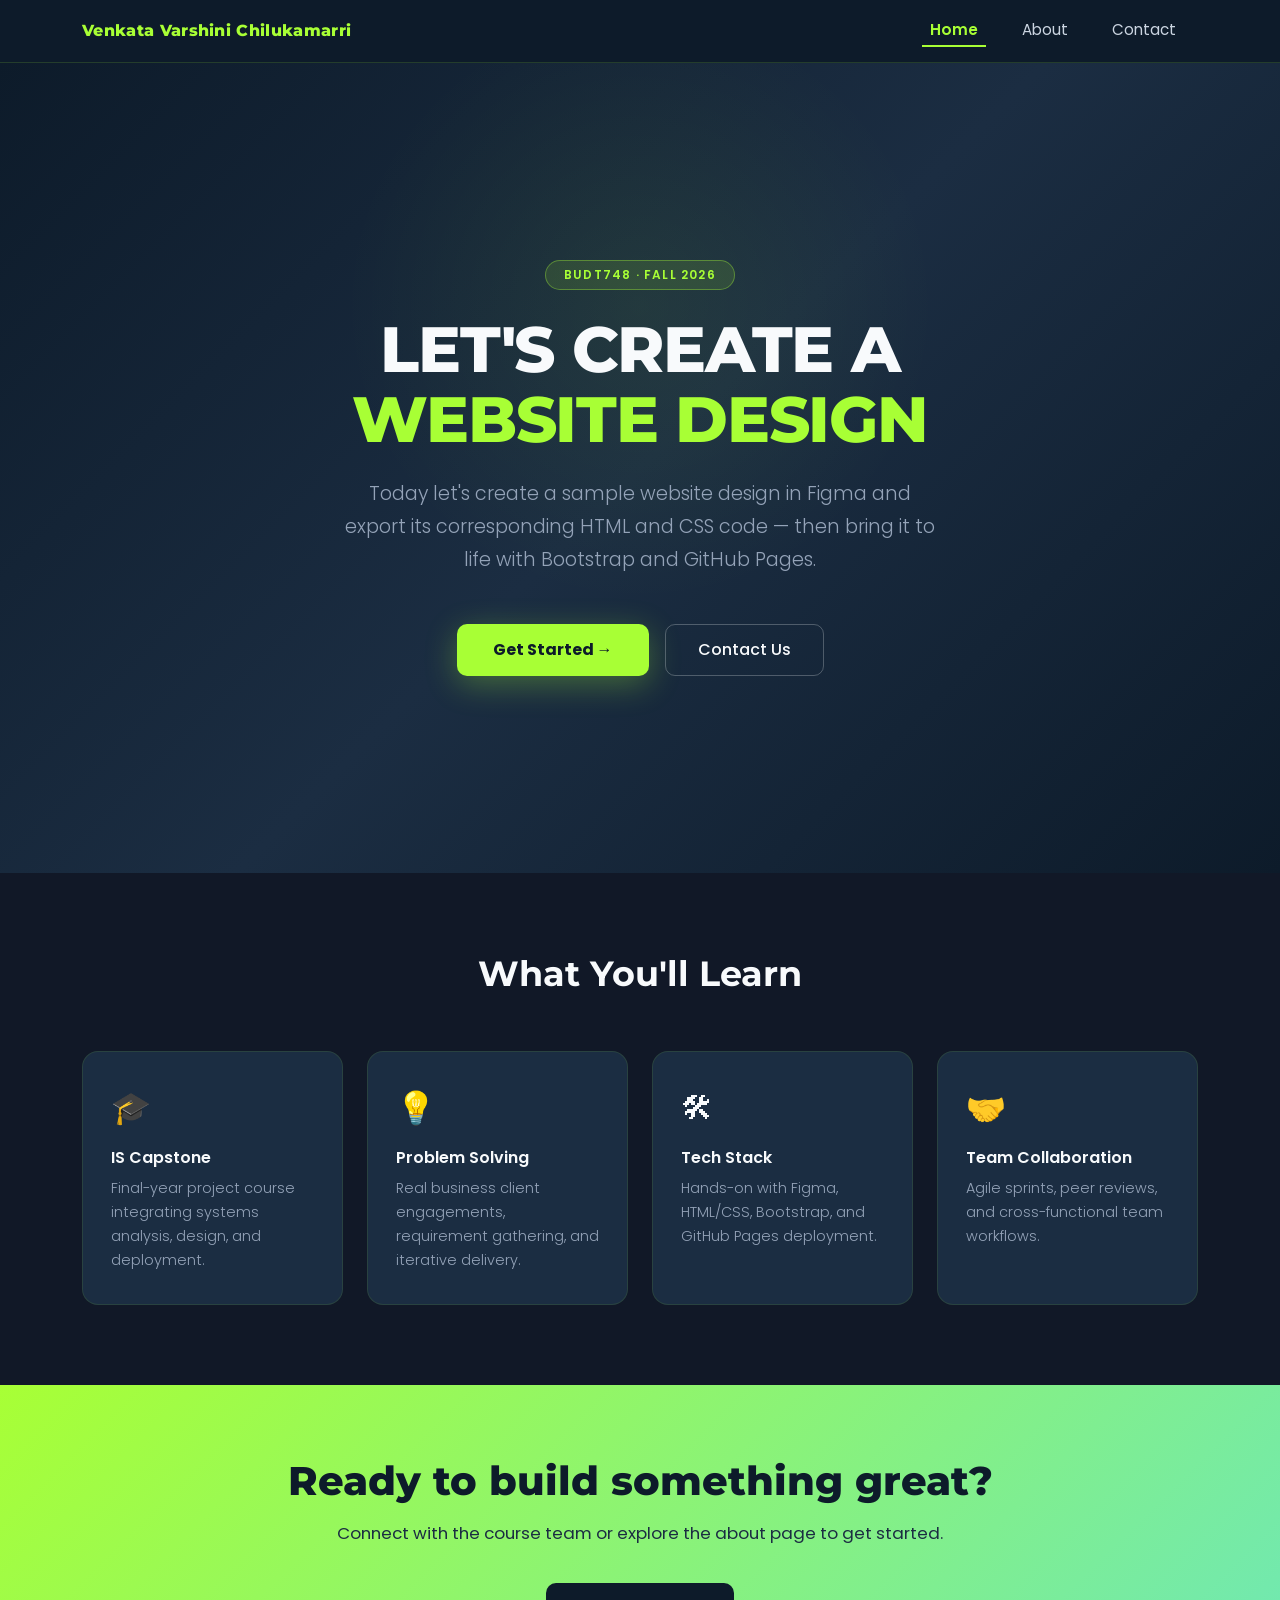
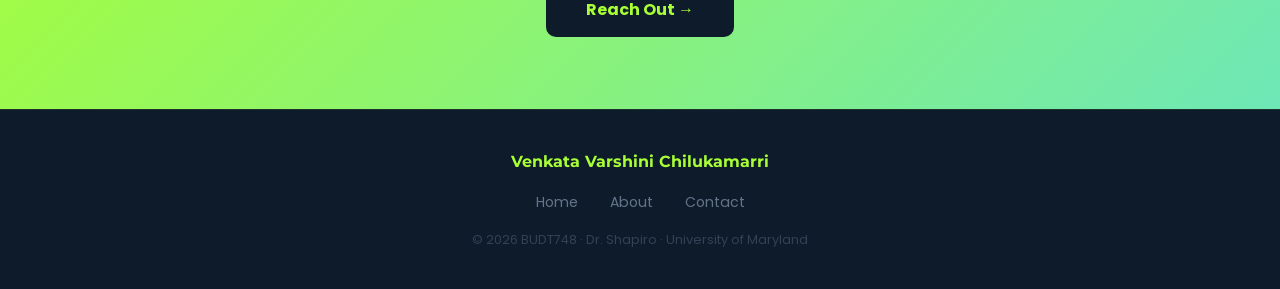
<file: index.html>
<!DOCTYPE html>
<html lang="en">
<head>
  <meta charset="UTF-8" />
  <meta name="viewport" content="width=device-width, initial-scale=1.0" />
  <title>Venkata Varshini Chilukamarri</title>
  <link href="https://cdn.jsdelivr.net/npm/bootstrap@5.3.0/dist/css/bootstrap.min.css" rel="stylesheet" />
  <link rel="stylesheet" href="css/styles.css" />
</head>
<body>

  <!-- Navbar -->
  <nav class="navbar navbar-expand-lg site-navbar">
    <div class="container">
      <a class="navbar-brand" href="index.html">Venkata Varshini Chilukamarri</a>
      <button class="navbar-toggler" type="button" data-bs-toggle="collapse" data-bs-target="#navbarNav"
        aria-controls="navbarNav" aria-expanded="false" aria-label="Toggle navigation">
        <span class="navbar-toggler-icon"></span>
      </button>
      <div class="collapse navbar-collapse" id="navbarNav">
        <ul class="navbar-nav ms-auto">
          <li class="nav-item"><a class="nav-link active" href="index.html">Home</a></li>
          <li class="nav-item"><a class="nav-link" href="about.html">About</a></li>
          <li class="nav-item"><a class="nav-link" href="contact.html">Contact</a></li>
        </ul>
      </div>
    </div>
  </nav>

  <!-- Hero -->
  <section class="hero-section">
    <div class="hero-glow"></div>
    <div class="position-relative" style="z-index:1; max-width: 800px;">
      <div class="badge-chip">BUDT748 · Fall 2026</div>
      <h1>LET'S CREATE A<br /><span class="accent">WEBSITE DESIGN</span></h1>
      <p class="hero-subtitle">
        Today let's create a sample website design in Figma and export its corresponding
        HTML and CSS code — then bring it to life with Bootstrap and GitHub Pages.
      </p>
      <div class="d-flex gap-3 justify-content-center flex-wrap">
        <a href="about.html" class="btn-lime">Get Started →</a>
        <a href="contact.html" class="btn-outline-light-custom">Contact Us</a>
      </div>
    </div>
  </section>

  <!-- Features -->
  <section class="features-section">
    <div class="container">
      <h2 class="text-center">What You'll <span class="accent">Learn</span></h2>
      <div class="row g-4">
        <div class="col-sm-6 col-lg-3">
          <div class="feature-card">
            <div class="feature-icon">🎓</div>
            <h5>IS Capstone</h5>
            <p>Final-year project course integrating systems analysis, design, and deployment.</p>
          </div>
        </div>
        <div class="col-sm-6 col-lg-3">
          <div class="feature-card">
            <div class="feature-icon">💡</div>
            <h5>Problem Solving</h5>
            <p>Real business client engagements, requirement gathering, and iterative delivery.</p>
          </div>
        </div>
        <div class="col-sm-6 col-lg-3">
          <div class="feature-card">
            <div class="feature-icon">🛠</div>
            <h5>Tech Stack</h5>
            <p>Hands-on with Figma, HTML/CSS, Bootstrap, and GitHub Pages deployment.</p>
          </div>
        </div>
        <div class="col-sm-6 col-lg-3">
          <div class="feature-card">
            <div class="feature-icon">🤝</div>
            <h5>Team Collaboration</h5>
            <p>Agile sprints, peer reviews, and cross-functional team workflows.</p>
          </div>
        </div>
      </div>
    </div>
  </section>

  <!-- CTA Banner -->
  <section class="cta-banner">
    <h2>Ready to build something great?</h2>
    <p>Connect with the course team or explore the about page to get started.</p>
    <a href="contact.html" class="btn-dark-lime">Reach Out →</a>
  </section>

  <!-- Footer -->
  <footer class="site-footer">
    <div class="container">
      <div class="brand">Venkata Varshini Chilukamarri</div>
      <div class="footer-links">
        <a href="index.html">Home</a>
        <a href="about.html">About</a>
        <a href="contact.html">Contact</a>
      </div>
      <div class="copyright">© 2026 BUDT748 · Dr. Shapiro · University of Maryland</div>
    </div>
  </footer>

  <script src="https://cdn.jsdelivr.net/npm/bootstrap@5.3.0/dist/js/bootstrap.bundle.min.js"></script>
</body>
</html>
</file>
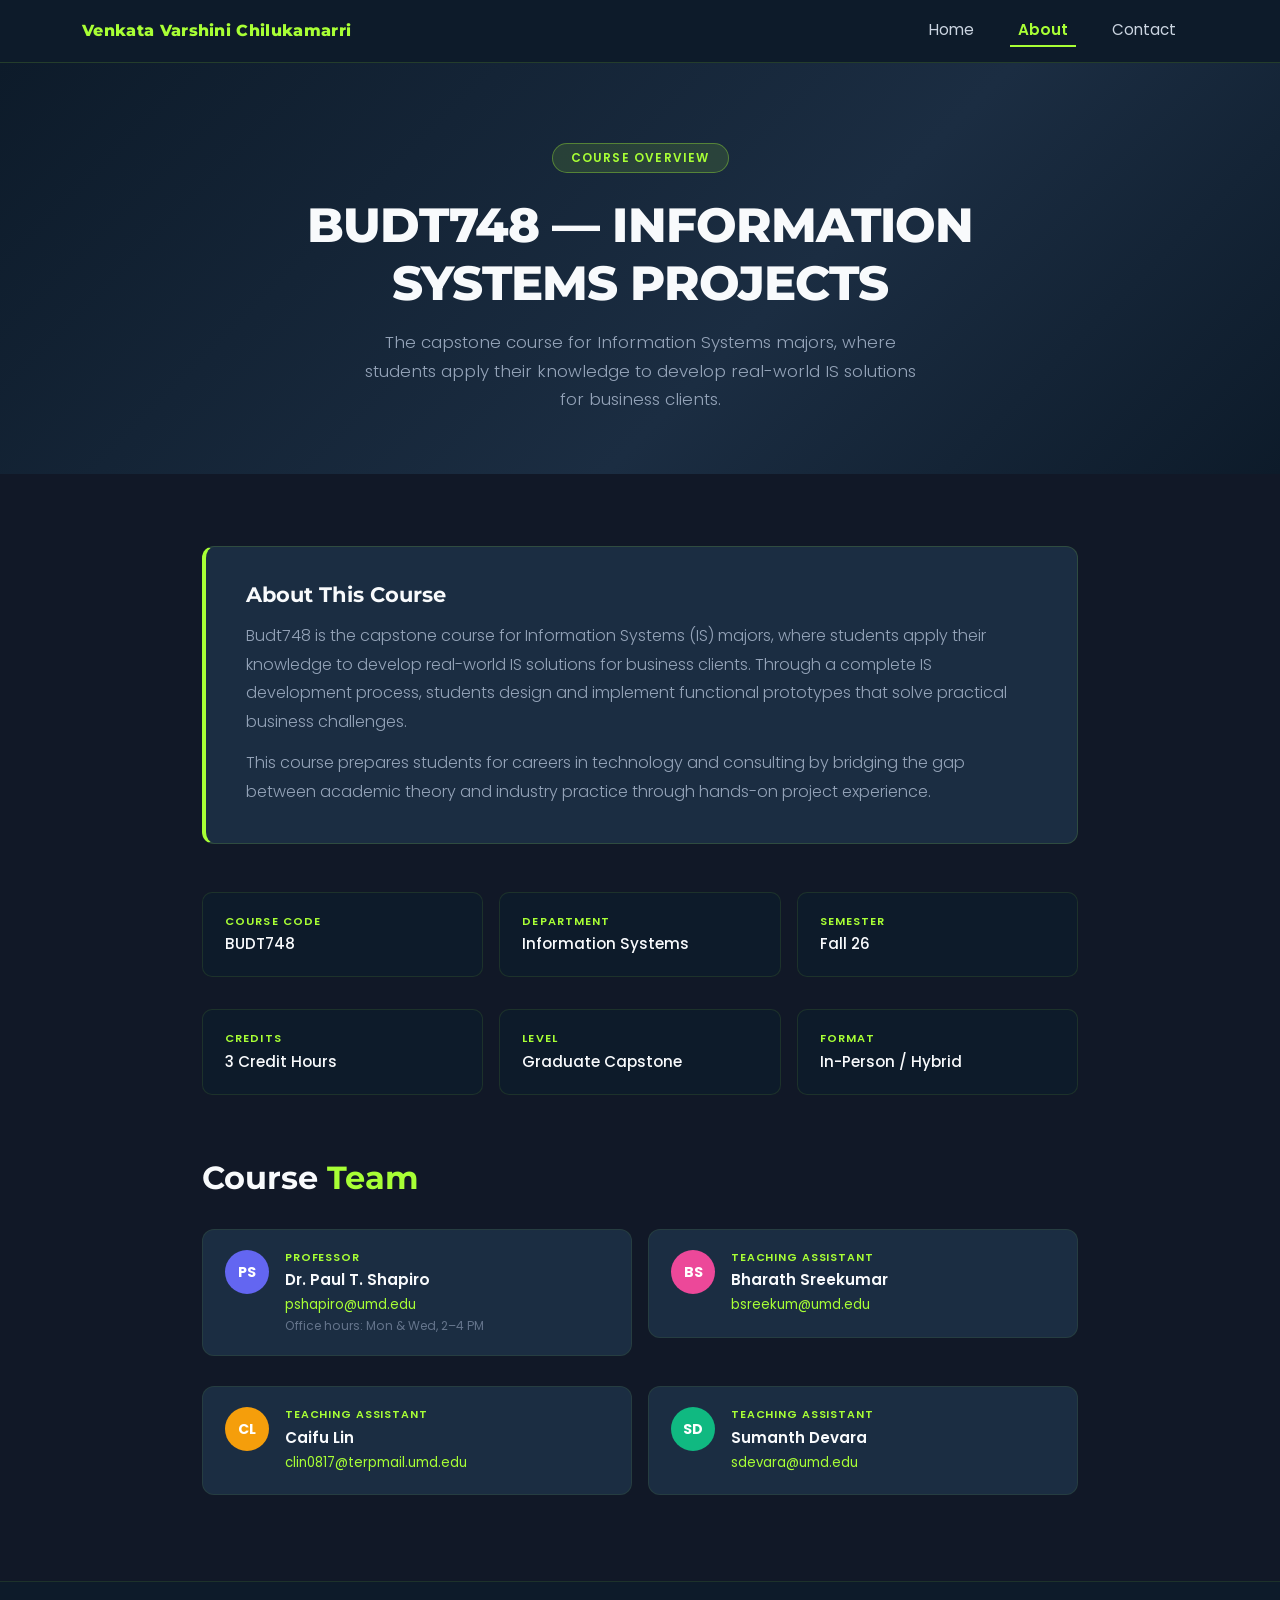
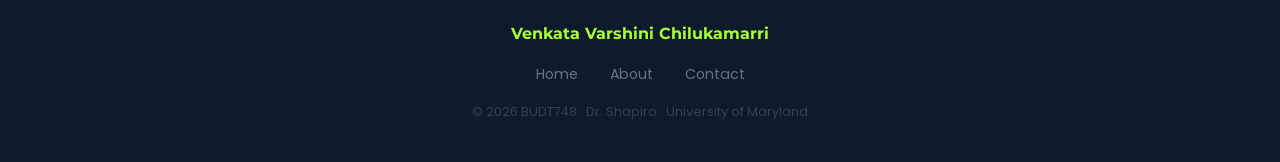
<file: about.html>
<!DOCTYPE html>
<html lang="en">
<head>
  <meta charset="UTF-8" />
  <meta name="viewport" content="width=device-width, initial-scale=1.0" />
  <title>About – Venkata Varshini Chilukamarri</title>
  <link href="https://cdn.jsdelivr.net/npm/bootstrap@5.3.0/dist/css/bootstrap.min.css" rel="stylesheet" />
  <link rel="stylesheet" href="css/styles.css" />
</head>
<body>

  <!-- Navbar -->
  <nav class="navbar navbar-expand-lg site-navbar">
    <div class="container">
      <a class="navbar-brand" href="index.html">Venkata Varshini Chilukamarri</a>
      <button class="navbar-toggler" type="button" data-bs-toggle="collapse" data-bs-target="#navbarNav"
        aria-controls="navbarNav" aria-expanded="false" aria-label="Toggle navigation">
        <span class="navbar-toggler-icon"></span>
      </button>
      <div class="collapse navbar-collapse" id="navbarNav">
        <ul class="navbar-nav ms-auto">
          <li class="nav-item"><a class="nav-link" href="index.html">Home</a></li>
          <li class="nav-item"><a class="nav-link active" href="about.html">About</a></li>
          <li class="nav-item"><a class="nav-link" href="contact.html">Contact</a></li>
        </ul>
      </div>
    </div>
  </nav>

  <!-- Hero -->
  <section class="hero-inner">
    <div class="badge-chip">Course Overview</div>
    <h1>BUDT748 — INFORMATION<br />SYSTEMS PROJECTS</h1>
    <p>
      The capstone course for Information Systems majors, where students apply their knowledge
      to develop real-world IS solutions for business clients.
    </p>
  </section>

  <!-- Body -->
  <section class="section-dark">
    <div class="container" style="max-width: 900px;">

      <!-- Course description -->
      <div class="course-block">
        <h4>About This Course</h4>
        <p>
          Budt748 is the capstone course for Information Systems (IS) majors, where students apply
          their knowledge to develop real-world IS solutions for business clients. Through a complete
          IS development process, students design and implement functional prototypes that solve
          practical business challenges.
        </p>
        <p style="margin-bottom: 0;">
          This course prepares students for careers in technology and consulting by bridging the gap
          between academic theory and industry practice through hands-on project experience.
        </p>
      </div>

      <!-- Details grid -->
      <div class="row g-3 mb-5">
        <div class="col-6 col-md-4">
          <div class="detail-card">
            <div class="detail-label">Course Code</div>
            <div class="detail-value">BUDT748</div>
          </div>
        </div>
        <div class="col-6 col-md-4">
          <div class="detail-card">
            <div class="detail-label">Department</div>
            <div class="detail-value">Information Systems</div>
          </div>
        </div>
        <div class="col-6 col-md-4">
          <div class="detail-card">
            <div class="detail-label">Semester</div>
            <div class="detail-value">Fall 26</div>
          </div>
        </div>
        <div class="col-6 col-md-4">
          <div class="detail-card">
            <div class="detail-label">Credits</div>
            <div class="detail-value">3 Credit Hours</div>
          </div>
        </div>
        <div class="col-6 col-md-4">
          <div class="detail-card">
            <div class="detail-label">Level</div>
            <div class="detail-value">Graduate Capstone</div>
          </div>
        </div>
        <div class="col-6 col-md-4">
          <div class="detail-card">
            <div class="detail-label">Format</div>
            <div class="detail-value">In-Person / Hybrid</div>
          </div>
        </div>
      </div>

      <!-- Team -->
      <h2 class="section-heading">Course <span class="accent">Team</span></h2>
      <div class="row g-3">
        <div class="col-md-6">
          <div class="person-card">
            <div class="avatar" style="background:#6366f1;">PS</div>
            <div>
              <div class="person-role">Professor</div>
              <div class="person-name">Dr. Paul T. Shapiro</div>
              <a class="person-email" href="mailto:pshapiro@umd.edu">pshapiro@umd.edu</a>
              <div class="person-note">Office hours: Mon & Wed, 2–4 PM</div>
            </div>
          </div>
        </div>
        <div class="col-md-6">
          <div class="person-card">
            <div class="avatar" style="background:#ec4899;">BS</div>
            <div>
              <div class="person-role">Teaching Assistant</div>
              <div class="person-name">Bharath Sreekumar</div>
              <a class="person-email" href="mailto:bsreekum@umd.edu">bsreekum@umd.edu</a>
            </div>
          </div>
        </div>
        <div class="col-md-6">
          <div class="person-card">
            <div class="avatar" style="background:#f59e0b;">CL</div>
            <div>
              <div class="person-role">Teaching Assistant</div>
              <div class="person-name">Caifu Lin</div>
              <a class="person-email" href="mailto:clin0817@terpmail.umd.edu">clin0817@terpmail.umd.edu</a>
            </div>
          </div>
        </div>
        <div class="col-md-6">
          <div class="person-card">
            <div class="avatar" style="background:#10b981;">SD</div>
            <div>
              <div class="person-role">Teaching Assistant</div>
              <div class="person-name">Sumanth Devara</div>
              <a class="person-email" href="mailto:sdevara@umd.edu">sdevara@umd.edu</a>
            </div>
          </div>
        </div>
      </div>

    </div>
  </section>

  <!-- Footer -->
  <footer class="site-footer">
    <div class="container">
      <div class="brand">Venkata Varshini Chilukamarri</div>
      <div class="footer-links">
        <a href="index.html">Home</a>
        <a href="about.html">About</a>
        <a href="contact.html">Contact</a>
      </div>
      <div class="copyright">© 2026 BUDT748 · Dr. Shapiro · University of Maryland</div>
    </div>
  </footer>

  <script src="https://cdn.jsdelivr.net/npm/bootstrap@5.3.0/dist/js/bootstrap.bundle.min.js"></script>
</body>
</html>
</file>
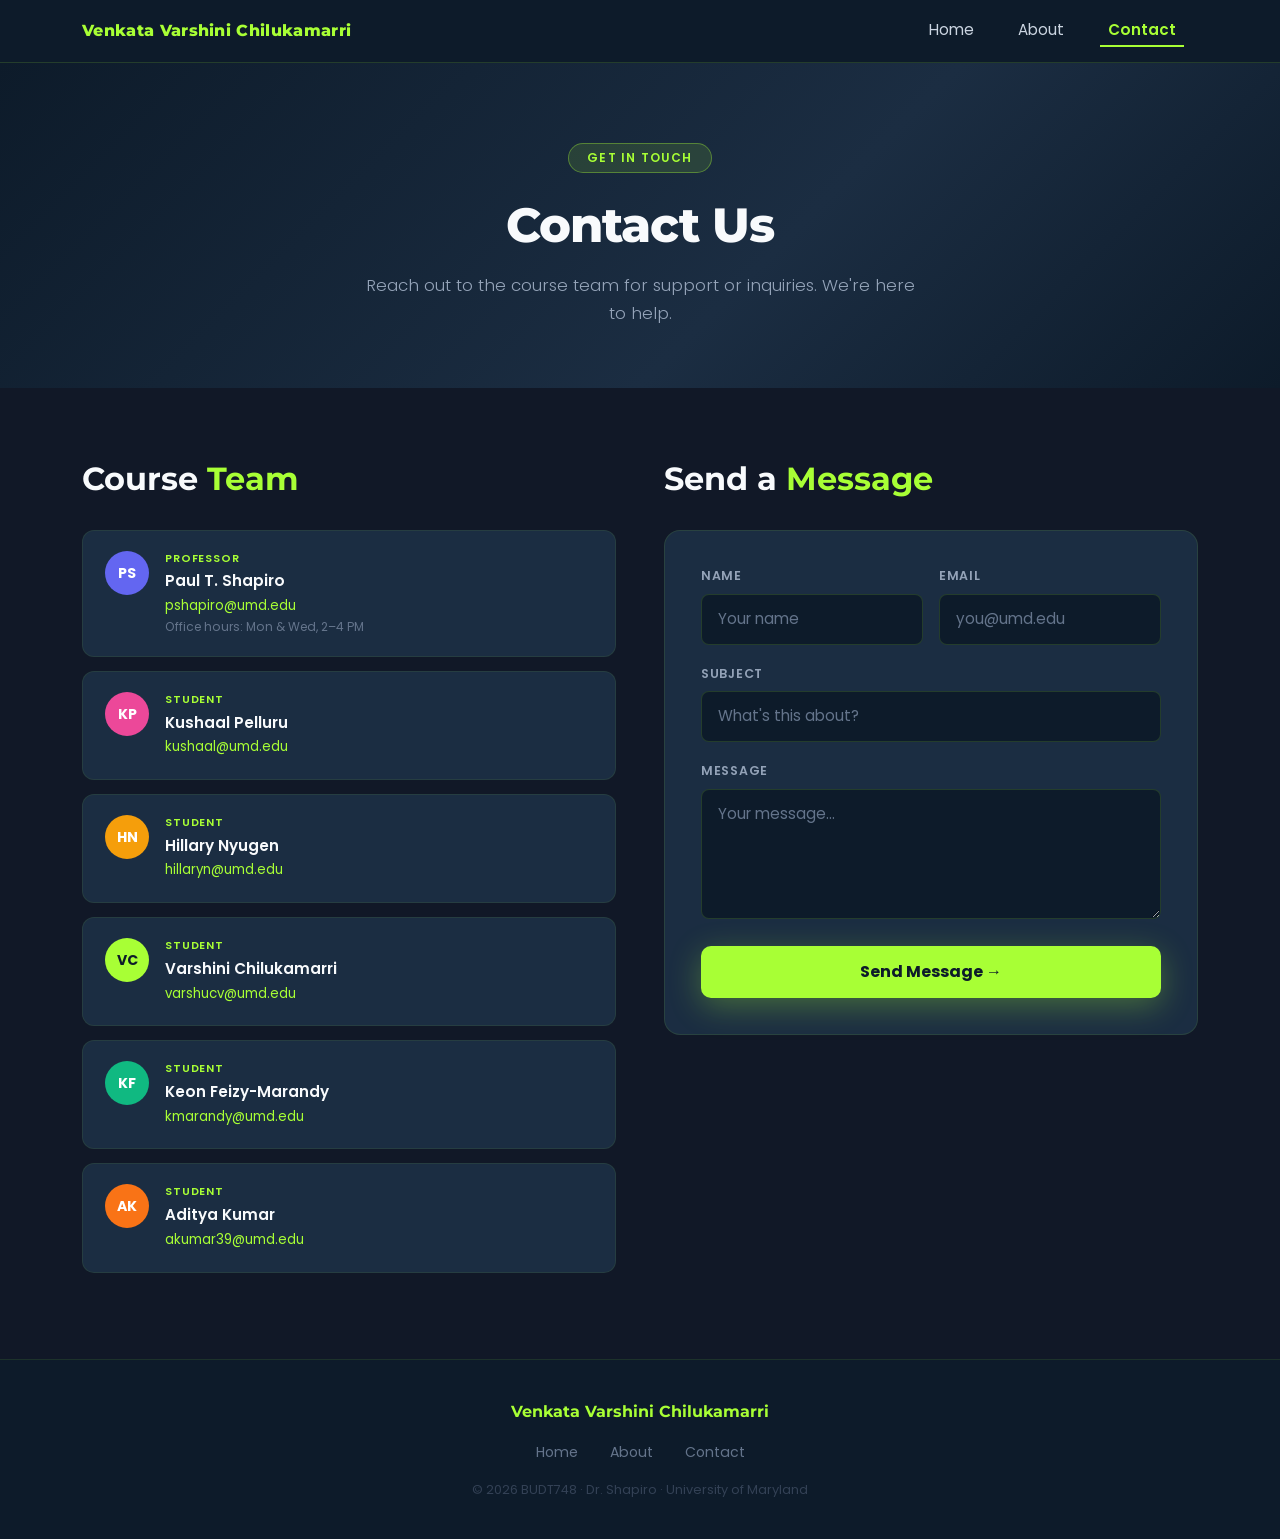
<file: contact.html>
<!DOCTYPE html>
<html lang="en">
<head>
  <meta charset="UTF-8" />
  <meta name="viewport" content="width=device-width, initial-scale=1.0" />
  <title>Contact – Venkata Varshini Chilukamarri</title>
  <link href="https://cdn.jsdelivr.net/npm/bootstrap@5.3.0/dist/css/bootstrap.min.css" rel="stylesheet" />
  <link rel="stylesheet" href="css/styles.css" />
</head>
<body>

  <!-- Navbar -->
  <nav class="navbar navbar-expand-lg site-navbar">
    <div class="container">
      <a class="navbar-brand" href="index.html">Venkata Varshini Chilukamarri</a>
      <button class="navbar-toggler" type="button" data-bs-toggle="collapse" data-bs-target="#navbarNav"
        aria-controls="navbarNav" aria-expanded="false" aria-label="Toggle navigation">
        <span class="navbar-toggler-icon"></span>
      </button>
      <div class="collapse navbar-collapse" id="navbarNav">
        <ul class="navbar-nav ms-auto">
          <li class="nav-item"><a class="nav-link" href="index.html">Home</a></li>
          <li class="nav-item"><a class="nav-link" href="about.html">About</a></li>
          <li class="nav-item"><a class="nav-link active" href="contact.html">Contact</a></li>
        </ul>
      </div>
    </div>
  </nav>

  <!-- Hero -->
  <section class="hero-inner">
    <div class="badge-chip">Get In Touch</div>
    <h1>Contact Us</h1>
    <p>Reach out to the course team for support or inquiries. We're here to help.</p>
  </section>

  <!-- Body -->
  <section class="section-dark">
    <div class="container">
      <div class="row g-5">

        <!-- Contact cards -->
        <div class="col-lg-6">
          <h2 class="section-heading">Course <span class="accent">Team</span></h2>

          <!-- Professor -->
          <div class="person-card">
            <div class="avatar" style="background:#6366f1;">PS</div>
            <div>
              <div class="person-role">Professor</div>
              <div class="person-name">Paul T. Shapiro</div>
              <a class="person-email" href="mailto:pshapiro@umd.edu">pshapiro@umd.edu</a>
              <div class="person-note">Office hours: Mon & Wed, 2–4 PM</div>
            </div>
          </div>

          <!-- Students -->
          <div class="person-card">
            <div class="avatar" style="background:#ec4899;">KP</div>
            <div>
              <div class="person-role">Student</div>
              <div class="person-name">Kushaal Pelluru</div>
              <a class="person-email" href="mailto:kushaal@umd.edu">kushaal@umd.edu</a>
            </div>
          </div>

          <div class="person-card">
            <div class="avatar" style="background:#f59e0b;">HN</div>
            <div>
              <div class="person-role">Student</div>
              <div class="person-name">Hillary Nyugen</div>
              <a class="person-email" href="mailto:hillaryn@umd.edu">hillaryn@umd.edu</a>
            </div>
          </div>

          <div class="person-card">
            <div class="avatar" style="background:#a8ff35; color:#0d1b2a;">VC</div>
            <div>
              <div class="person-role">Student</div>
              <div class="person-name">Varshini Chilukamarri</div>
              <a class="person-email" href="mailto:varshucv@umd.edu">varshucv@umd.edu</a>
            </div>
          </div>

          <div class="person-card">
            <div class="avatar" style="background:#10b981;">KF</div>
            <div>
              <div class="person-role">Student</div>
              <div class="person-name">Keon Feizy-Marandy</div>
              <a class="person-email" href="mailto:kmarandy@umd.edu">kmarandy@umd.edu</a>
            </div>
          </div>

          <div class="person-card">
            <div class="avatar" style="background:#f97316;">AK</div>
            <div>
              <div class="person-role">Student</div>
              <div class="person-name">Aditya Kumar</div>
              <a class="person-email" href="mailto:akumar39@umd.edu">akumar39@umd.edu</a>
            </div>
          </div>
        </div>

        <!-- Contact Form -->
        <div class="col-lg-6">
          <h2 class="section-heading">Send a <span class="accent">Message</span></h2>
          <div class="contact-form-wrap">
            <form id="contactForm" onsubmit="handleSubmit(event)">
              <div class="row g-3 mb-0">
                <div class="col-sm-6">
                  <label class="form-label-custom">Name</label>
                  <input type="text" class="form-control-custom" placeholder="Your name" required />
                </div>
                <div class="col-sm-6">
                  <label class="form-label-custom">Email</label>
                  <input type="email" class="form-control-custom" placeholder="you@umd.edu" required />
                </div>
              </div>
              <label class="form-label-custom">Subject</label>
              <input type="text" class="form-control-custom" placeholder="What's this about?" required />
              <label class="form-label-custom">Message</label>
              <textarea class="form-control-custom" placeholder="Your message..." required></textarea>
              <button type="submit" class="btn-lime w-100" id="submitBtn">Send Message →</button>
              <div id="successMsg" style="display:none; margin-top:16px; background:rgba(168,255,53,0.1);
                border:1px solid rgba(168,255,53,0.3); border-radius:8px; padding:12px 16px;
                color:#a8ff35; text-align:center; font-size:0.9rem;">
                ✓ Thanks! Your message has been sent. We'll get back to you soon.
              </div>
            </form>
          </div>
        </div>

      </div>
    </div>
  </section>

  <!-- Footer -->
  <footer class="site-footer">
    <div class="container">
      <div class="brand">Venkata Varshini Chilukamarri</div>
      <div class="footer-links">
        <a href="index.html">Home</a>
        <a href="about.html">About</a>
        <a href="contact.html">Contact</a>
      </div>
      <div class="copyright">© 2026 BUDT748 · Dr. Shapiro · University of Maryland</div>
    </div>
  </footer>

  <script src="https://cdn.jsdelivr.net/npm/bootstrap@5.3.0/dist/js/bootstrap.bundle.min.js"></script>
  <script>
    function handleSubmit(e) {
      e.preventDefault();
      const btn = document.getElementById('submitBtn');
      const msg = document.getElementById('successMsg');
      btn.textContent = '✓ Sent!';
      btn.style.opacity = '0.7';
      msg.style.display = 'block';
      setTimeout(() => {
        btn.textContent = 'Send Message →';
        btn.style.opacity = '1';
        msg.style.display = 'none';
        e.target.reset();
      }, 4000);
    }
  </script>
</body>
</html>
</file>
<file: css/styles.css>
@import url('https://fonts.googleapis.com/css2?family=Poppins:wght@300;400;500;600;700;800&family=Montserrat:wght@400;600;700;800&display=swap');

:root {
  --navy: #0d1b2a;
  --navy-mid: #1b2d42;
  --dark-section: #111827;
  --lime: #a8ff35;
  --lime-dark: #8ae020;
  --white: #f8fafc;
  --muted: #94a3b8;
  --subtle: #64748b;
}

* {
  box-sizing: border-box;
}

body {
  font-family: 'Poppins', sans-serif;
  background-color: var(--navy);
  color: var(--white);
  margin: 0;
  padding: 0;
}

/* ── Navbar ── */
.site-navbar {
  background-color: var(--navy) !important;
  border-bottom: 1px solid rgba(168, 255, 53, 0.15);
  padding: 14px 0;
  position: sticky;
  top: 0;
  z-index: 1000;
}

.site-navbar .navbar-brand {
  font-family: 'Montserrat', sans-serif;
  font-weight: 800;
  font-size: 1rem;
  color: var(--lime) !important;
  letter-spacing: 0.02em;
}

.site-navbar .nav-link {
  font-family: 'Poppins', sans-serif;
  font-weight: 400;
  font-size: 0.95rem;
  color: #cbd5e1 !important;
  padding: 4px 0 4px 0;
  margin: 0 14px;
  border-bottom: 2px solid transparent;
  transition: color 0.2s, border-color 0.2s;
}

.site-navbar .nav-link:hover,
.site-navbar .nav-link.active {
  color: var(--lime) !important;
  border-bottom-color: var(--lime);
  font-weight: 600;
}

.navbar-toggler {
  border-color: rgba(168, 255, 53, 0.4) !important;
}
.navbar-toggler-icon {
  background-image: url("data:image/svg+xml,%3csvg xmlns='http://www.w3.org/2000/svg' viewBox='0 0 30 30'%3e%3cpath stroke='rgba(168,255,53,0.9)' stroke-linecap='round' stroke-miterlimit='10' stroke-width='2' d='M4 7h22M4 15h22M4 23h22'/%3e%3c/svg%3e") !important;
}

/* ── Badge chip ── */
.badge-chip {
  display: inline-block;
  background: rgba(168, 255, 53, 0.12);
  border: 1px solid rgba(168, 255, 53, 0.35);
  color: var(--lime);
  border-radius: 100px;
  padding: 5px 18px;
  font-size: 0.75rem;
  font-weight: 600;
  letter-spacing: 0.1em;
  text-transform: uppercase;
  margin-bottom: 24px;
}

/* ── Hero ── */
.hero-section {
  min-height: 90vh;
  background: linear-gradient(135deg, #0d1b2a 0%, #1b2d42 50%, #0d1b2a 100%);
  display: flex;
  align-items: center;
  justify-content: center;
  text-align: center;
  padding: 80px 24px;
  position: relative;
  overflow: hidden;
}

.hero-glow {
  position: absolute;
  top: 30%;
  left: 50%;
  transform: translate(-50%, -50%);
  width: 600px;
  height: 600px;
  background: radial-gradient(circle, rgba(168,255,53,0.07) 0%, transparent 70%);
  pointer-events: none;
}

.hero-section h1 {
  font-family: 'Montserrat', sans-serif;
  font-weight: 800;
  font-size: clamp(2.2rem, 6vw, 4rem);
  line-height: 1.1;
  color: var(--white);
  letter-spacing: -0.02em;
  margin-bottom: 24px;
}

.hero-section h1 .accent { color: var(--lime); }

.hero-subtitle {
  font-size: clamp(1rem, 2vw, 1.2rem);
  font-weight: 300;
  color: var(--muted);
  line-height: 1.7;
  max-width: 600px;
  margin: 0 auto 48px;
}

/* ── Buttons ── */
.btn-lime {
  background-color: var(--lime);
  color: var(--navy);
  font-family: 'Poppins', sans-serif;
  font-weight: 700;
  font-size: 1rem;
  padding: 14px 36px;
  border-radius: 10px;
  border: none;
  text-decoration: none;
  display: inline-block;
  box-shadow: 0 8px 32px rgba(168, 255, 53, 0.3);
  transition: transform 0.2s, box-shadow 0.2s;
}

.btn-lime:hover {
  background-color: var(--lime-dark);
  color: var(--navy);
  transform: translateY(-2px);
  box-shadow: 0 12px 40px rgba(168, 255, 53, 0.4);
  text-decoration: none;
}

.btn-outline-light-custom {
  background: transparent;
  color: var(--white);
  font-family: 'Poppins', sans-serif;
  font-weight: 500;
  font-size: 1rem;
  padding: 13px 32px;
  border-radius: 10px;
  border: 1px solid rgba(248, 250, 252, 0.25);
  text-decoration: none;
  display: inline-block;
  transition: border-color 0.2s, color 0.2s;
}

.btn-outline-light-custom:hover {
  border-color: var(--lime);
  color: var(--lime);
  text-decoration: none;
}

/* ── Features grid ── */
.features-section {
  background: var(--dark-section);
  padding: 80px 0;
}

.features-section h2 {
  font-family: 'Montserrat', sans-serif;
  font-weight: 700;
  font-size: clamp(1.5rem, 3vw, 2.2rem);
  color: var(--white);
  margin-bottom: 56px;
}

.feature-card {
  background: var(--navy-mid);
  border: 1px solid rgba(168, 255, 53, 0.1);
  border-radius: 16px;
  padding: 32px 28px;
  height: 100%;
  transition: border-color 0.2s, transform 0.2s;
}

.feature-card:hover {
  border-color: rgba(168, 255, 53, 0.35);
  transform: translateY(-4px);
}

.feature-icon { font-size: 2rem; margin-bottom: 16px; }

.feature-card h5 {
  font-family: 'Poppins', sans-serif;
  font-weight: 600;
  font-size: 1rem;
  color: var(--white);
  margin-bottom: 10px;
}

.feature-card p {
  font-family: 'Poppins', sans-serif;
  font-weight: 300;
  font-size: 0.9rem;
  color: var(--muted);
  line-height: 1.65;
  margin: 0;
}

/* ── CTA Banner ── */
.cta-banner {
  background: linear-gradient(135deg, #a8ff35 0%, #6ee7b7 100%);
  padding: 72px 24px;
  text-align: center;
}

.cta-banner h2 {
  font-family: 'Montserrat', sans-serif;
  font-weight: 800;
  font-size: clamp(1.6rem, 4vw, 2.5rem);
  color: var(--navy);
  margin-bottom: 16px;
}

.cta-banner p {
  font-size: 1.05rem;
  color: var(--navy-mid);
  margin-bottom: 36px;
}

.btn-dark-lime {
  background: var(--navy);
  color: var(--lime);
  font-family: 'Poppins', sans-serif;
  font-weight: 700;
  font-size: 1rem;
  padding: 15px 40px;
  border-radius: 10px;
  text-decoration: none;
  display: inline-block;
  transition: background 0.2s;
}

.btn-dark-lime:hover {
  background: var(--navy-mid);
  color: var(--lime);
  text-decoration: none;
}

/* ── Section headings ── */
.section-dark {
  background: var(--dark-section);
  padding: 72px 0;
}

.section-heading {
  font-family: 'Montserrat', sans-serif;
  font-weight: 700;
  font-size: clamp(1.4rem, 3vw, 2rem);
  color: var(--white);
  margin-bottom: 32px;
}

.section-heading .accent { color: var(--lime); }

/* ── About page ── */
.course-block {
  background: var(--navy-mid);
  border: 1px solid rgba(168, 255, 53, 0.15);
  border-left: 4px solid var(--lime);
  border-radius: 12px;
  padding: 36px 40px;
  margin-bottom: 48px;
}

.course-block h4 {
  font-family: 'Montserrat', sans-serif;
  font-weight: 700;
  font-size: 1.3rem;
  color: var(--white);
  margin-bottom: 14px;
}

.course-block p {
  font-weight: 300;
  color: var(--muted);
  line-height: 1.8;
  margin-bottom: 12px;
}

.detail-card {
  background: var(--navy);
  border: 1px solid rgba(168, 255, 53, 0.1);
  border-radius: 10px;
  padding: 20px 22px;
  margin-bottom: 16px;
}

.detail-label {
  font-size: 0.7rem;
  font-weight: 600;
  color: var(--lime);
  text-transform: uppercase;
  letter-spacing: 0.1em;
  margin-bottom: 4px;
}

.detail-value {
  font-size: 0.95rem;
  font-weight: 500;
  color: var(--white);
}

/* ── Team / Contact cards ── */
.person-card {
  background: var(--navy-mid);
  border: 1px solid rgba(168, 255, 53, 0.08);
  border-radius: 12px;
  padding: 20px 22px;
  display: flex;
  gap: 16px;
  align-items: flex-start;
  margin-bottom: 14px;
  transition: border-color 0.2s;
}

.person-card:hover {
  border-color: rgba(168, 255, 53, 0.3);
}

.avatar {
  width: 44px;
  height: 44px;
  min-width: 44px;
  border-radius: 50%;
  display: flex;
  align-items: center;
  justify-content: center;
  font-family: 'Poppins', sans-serif;
  font-weight: 700;
  font-size: 0.88rem;
  color: #fff;
}

.person-role {
  font-size: 0.68rem;
  font-weight: 600;
  color: var(--lime);
  text-transform: uppercase;
  letter-spacing: 0.08em;
  margin-bottom: 3px;
}

.person-name {
  font-weight: 600;
  font-size: 0.95rem;
  color: var(--white);
  margin-bottom: 3px;
}

.person-email {
  font-size: 0.83rem;
  color: var(--lime);
  text-decoration: none;
  display: block;
  margin-bottom: 2px;
}

.person-email:hover { color: var(--lime-dark); }

.person-note {
  font-size: 0.76rem;
  color: var(--subtle);
}

/* ── Contact form ── */
.contact-form-wrap {
  background: var(--navy-mid);
  border: 1px solid rgba(168, 255, 53, 0.1);
  border-radius: 16px;
  padding: 36px;
}

.form-label-custom {
  font-size: 0.78rem;
  font-weight: 600;
  color: var(--muted);
  text-transform: uppercase;
  letter-spacing: 0.06em;
  margin-bottom: 8px;
  display: block;
}

.form-control-custom {
  width: 100%;
  background: var(--navy);
  border: 1px solid rgba(168, 255, 53, 0.15);
  border-radius: 8px;
  padding: 13px 16px;
  font-family: 'Poppins', sans-serif;
  font-size: 0.95rem;
  color: var(--white);
  outline: none;
  transition: border-color 0.2s;
  margin-bottom: 20px;
}

.form-control-custom::placeholder { color: var(--subtle); }

.form-control-custom:focus {
  border-color: var(--lime);
  box-shadow: 0 0 0 3px rgba(168, 255, 53, 0.1);
}

textarea.form-control-custom {
  resize: vertical;
  min-height: 130px;
}

/* ── Footer ── */
.site-footer {
  background: var(--navy);
  border-top: 1px solid rgba(168, 255, 53, 0.1);
  padding: 40px 0;
  text-align: center;
}

.site-footer .brand {
  font-family: 'Montserrat', sans-serif;
  font-weight: 700;
  font-size: 1rem;
  color: var(--lime);
  margin-bottom: 16px;
}

.site-footer .footer-links a {
  font-size: 0.88rem;
  color: var(--subtle);
  text-decoration: none;
  margin: 0 14px;
  transition: color 0.2s;
}

.site-footer .footer-links a:hover { color: var(--lime); }

.site-footer .copyright {
  font-size: 0.8rem;
  color: #334155;
  margin-top: 16px;
}

/* ── Hero (inner pages) ── */
.hero-inner {
  background: linear-gradient(135deg, #0d1b2a 0%, #1b2d42 60%, #0d1b2a 100%);
  padding: 80px 24px 60px;
  text-align: center;
}

.hero-inner h1 {
  font-family: 'Montserrat', sans-serif;
  font-weight: 800;
  font-size: clamp(1.8rem, 4vw, 3rem);
  color: var(--white);
  margin-bottom: 16px;
  letter-spacing: -0.02em;
}

.hero-inner p {
  font-size: 1.05rem;
  font-weight: 300;
  color: var(--muted);
  max-width: 560px;
  margin: 0 auto;
  line-height: 1.7;
}
</file>
